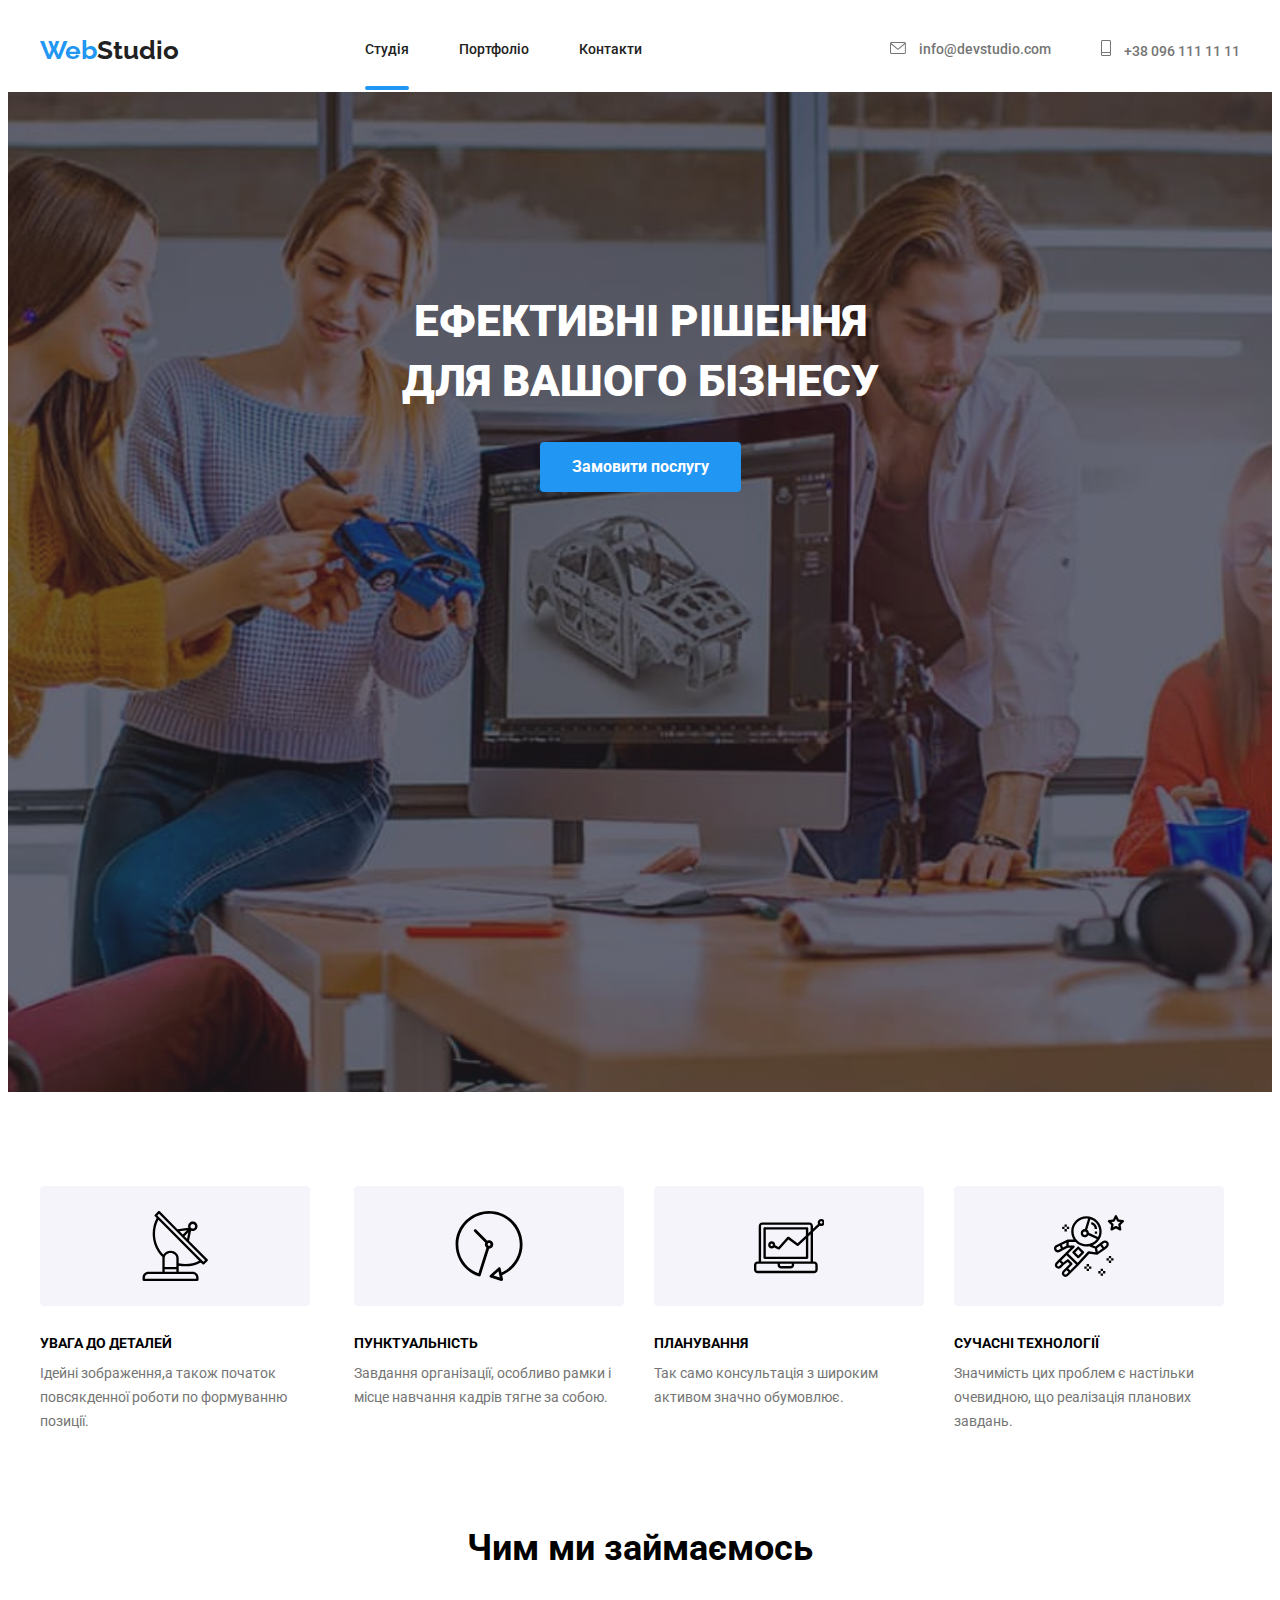
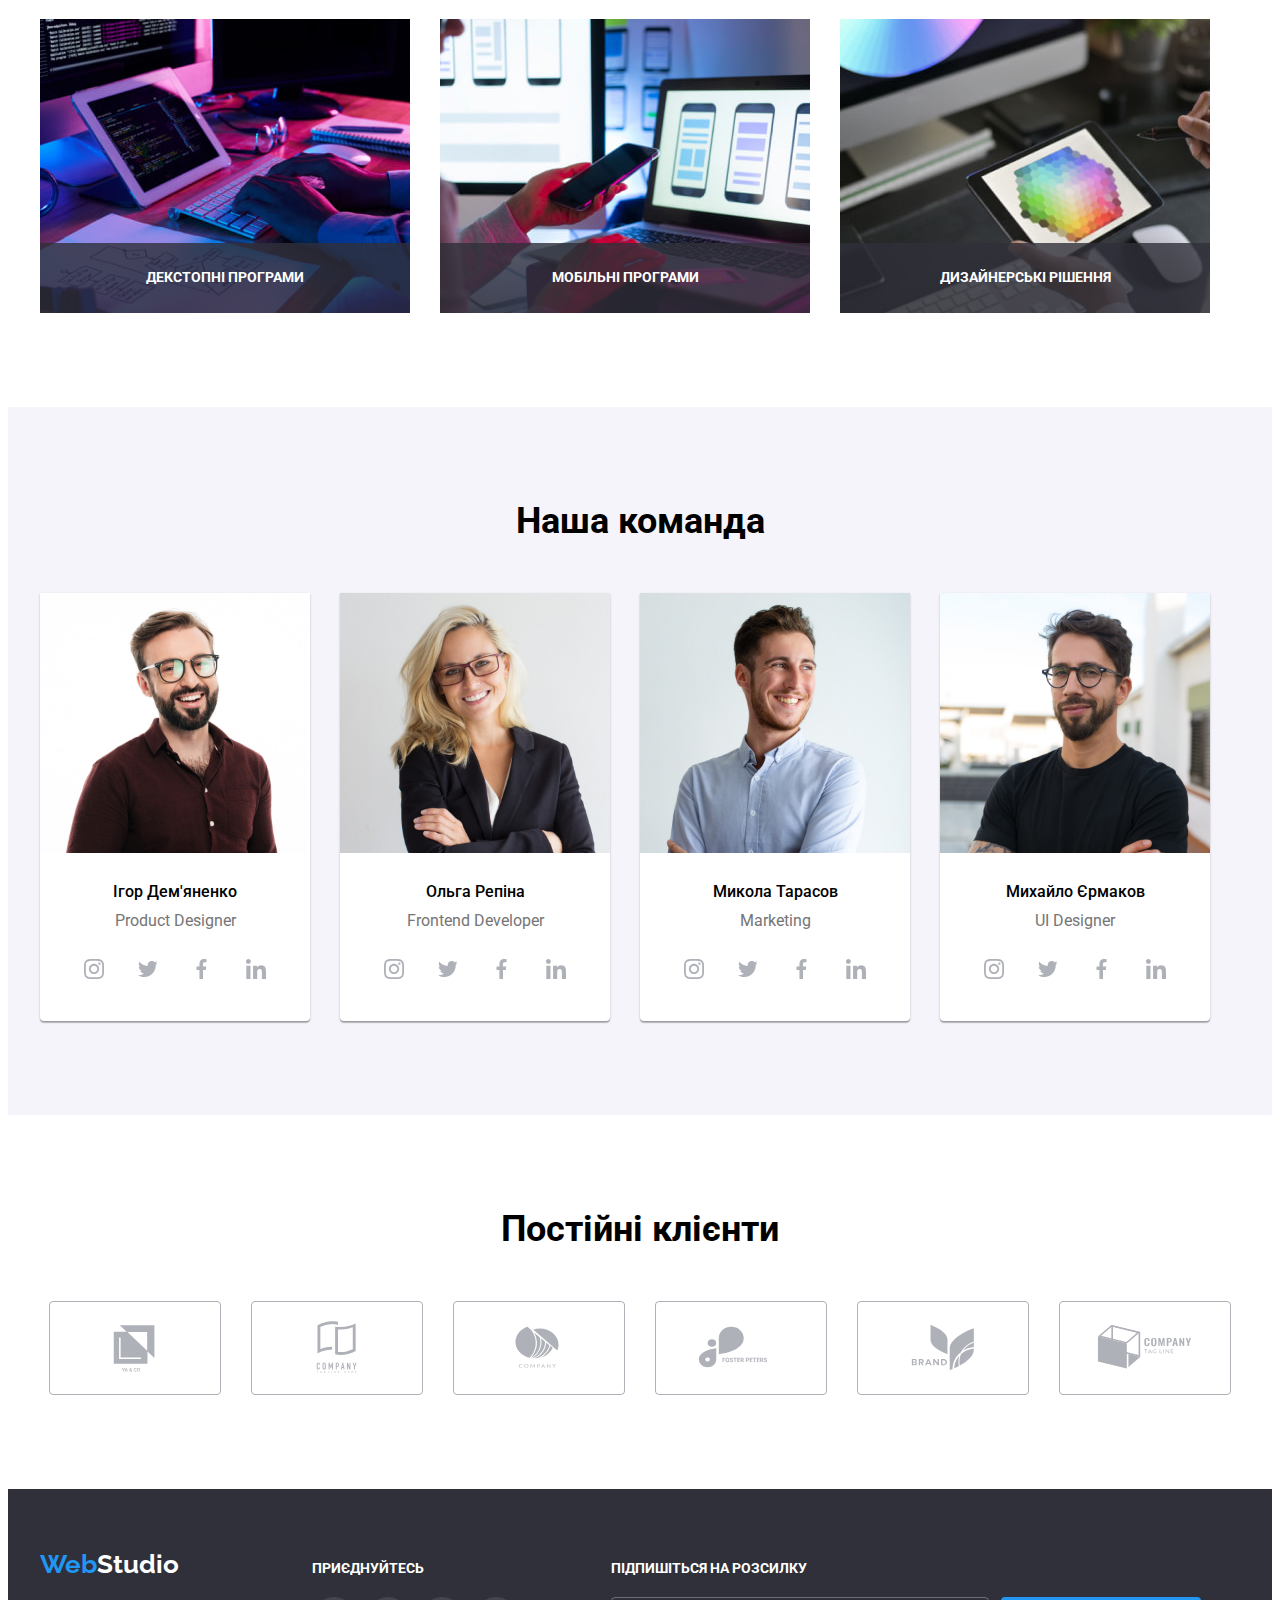
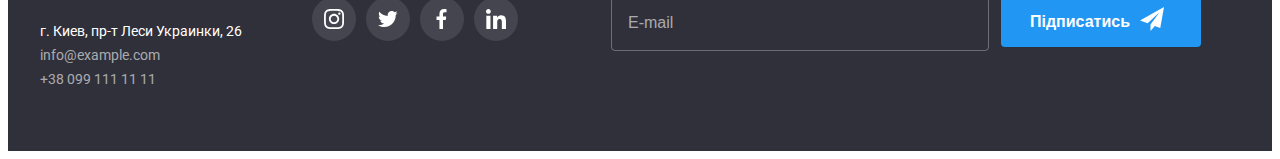
<file: index.html>
<!DOCTYPE html>
<html lang="uk">
  <head>
    <meta charset="UTF-8" />
    <meta http-equiv="X-UA-Compatible" content="IE=edge" />
    <meta name="viewport" content="width=device-width, initial-scale=1.0" />
    <title>Головна сторінка студії</title>
    <link rel="stylesheet" href="https://cdnjs.cloudflare.com/ajax/libs/modern-normalize/1.1.0/modern-normalize.min.css" integrity="sha512-wpPYUAdjBVSE4KJnH1VR1HeZfpl1ub8YT/NKx4PuQ5NmX2tKuGu6U/JRp5y+Y8XG2tV+wKQpNHVUX03MfMFn9Q==" crossorigin="anonymous" referrerpolicy="no-referrer" />
    <link rel="preconnect" href="https://fonts.googleapis.com">
    <link rel="preconnect" href="https://fonts.gstatic.com" crossorigin>
    <link href="https://fonts.googleapis.com/css2?family=Raleway:wght@700&family=Roboto:wght@400;500;700;900&display=swap" rel="stylesheet">
    <link rel="stylesheet" href="./css/main.min.css">
  </head>
  <body>
    <header class="header">
      <div class="container">
        <div class="header__nav">
          <a href="" class="header__logo" lang="en"> Web<span class="header__logo header__logo--color">Studio</span> </a> 
          <ul class="site-nav">
            <li class="site-nav__item"><a class="site-nav__link site-nav__link--current" href="">Студія</a></li>
            <li class="site-nav__item"><a class="site-nav__link" href="./portfolio.html">Портфоліо</a></li>
            <li class="site-nav__item"><a class="site-nav__link" href="">Контакти</a></li>
         </ul>
          <ul class="contacts">
            <li class="contacts__item">
              <a class="contacts__link" href="mailto:info@devstudio.com"> 
                <svg class="contacts__icon"  width="16" height="12">
                  <use href="images/symbol-defs.svg#icon-emailsvg"></use>
                </svg>
                info@devstudio.com
              </a>
            </li>
            <li class="contacts__item">
              <a class="contacts__link" href="tel:+380961111111" >
                <svg class="contacts__icon" width="10" height="16">
                  <use href="images/symbol-defs.svg#icon-phonesvg"></use>
                </svg>
                +38 096 111 11 11
              </a>
            </li>
          </ul>
        </div>
      </div>
    </header>

    <main>
      <section class="hero">
        <div class="container">
          <h1 class="hero__title">ЕФЕКТИВНІ РІШЕННЯ ДЛЯ ВАШОГО БІЗНЕСУ</h1>
          <button data-modal-open class="hero__button" type="button">Замовити  послугу</button> 
        </div>
      </section>

      <section class="benefits">
       <div class="container">
         <h2 hidden class="title">Переваги нашої компанії</h2>
          <ul class="cards-benefits">
            <li class="cards-benefits__item">
              <div class="cards-benefits__icon">
                <svg  width="70" height="70">
                  <use href="./images/symbol-defs.svg#icon-antenasvg" ></use>
                </svg>
              </div>
             <h3 class="cards-benefits__subtitle">Увага до деталей</h3>
             <p class="cards-benefits__text" >Ідейні зображення,а також початок повсякденної роботи по формуванню позиції.</p>
            </li>
            <li class="cards-benefits__item">
              <div class="cards-benefits__icon">
                <svg  width="70" height="70">
                  <use href="./images/symbol-defs.svg#icon-strilkasvg" ></use>
                </svg>
              </div>
            <h3 class="cards-benefits__subtitle">Пунктуальність</h3>
            <p class="cards-benefits__text" >Завдання організації, особливо рамки і місце навчання кадрів тягне за собою.</p>
           </li>
           <li class="cards-benefits__item">
            <div  class="cards-benefits__icon">
              <svg  width="70" height="70">
                <use href="./images/symbol-defs.svg#icon-ekransvg" ></use>
              </svg>
            </div>
            <h3 class="cards-benefits__subtitle">Планування</h3>
            <p class="cards-benefits__text" >Так само консультація з широким активом значно обумовлює.</p>
           </li>
           <li class="cards-benefits__item">
            <div  class="cards-benefits__icon">
              <svg  width="70" height="70">
                <use href="./images/symbol-defs.svg#icon-astronaut-1svg" ></use>
              </svg>
            </div>
            <h3 class="cards-benefits__subtitle">Сучасні технології</h3>
            <p class="cards-benefits__text" >Значимість цих проблем є настільки очевидною, що реалізація планових завдань.</p>
           </li>
          </ul>
       </div>
      </section>

      <section class="specialization">
        <div class="container">
          <h2 class="title">Чим ми займаємось</h2>
          <ul class="specialization__list">
            <li class="specialization__item">
             <div class="specialization__container">
               <img class="specialization__image"
               src="./images/img01.jpg"
               alt="Планшет, екран ПК і руки на клавіатурі"
               width="370" height="294"/>
                <div class="specialization__box">
                  <p class="specialization__text">ДЕКСТОПНІ ПРОГРАМИ</p>
                </div>
             </div>
            </li>
            <li class="specialization__item">
               <div class="specialization__container">
                 <img class="specialization__image" src="./images/img02.jpg" alt="Ноутбук і смартфон в руці" width="370" height="294"/>
                 <div class="specialization__box">
                   <p class="specialization__text">МОБІЛЬНІ ПРОГРАМИ</p>
                 </div>
               </div>
            </li>
            <li class="specialization__item">
               <div class="specialization__container">
                 <img class="specialization__image" src="./images/img03.jpg" alt="Планшет в руці" width="370" height="294"/>
                 <div class="specialization__box">
                   <p class="specialization__text">ДИЗАЙНЕРСЬКІ РІШЕННЯ</p>
                 </div>
               </div>
            </li>
          </ul>
        </div>
      </section>

      <section class="team">
        <div class="container">
          <h2 class="title">Наша команда</h2>
         <ul class="team__list">
           <li class="team__item">
             <div class="team__container">
               <img class="team__photo" src="./images/img.jpg" alt="Член нашої команди" width="270" height="260"/>
               <div class="team__box">
                 <h3  class="team__subtitle">Ігор Дем'яненко</h3>
                 <p class="team__text" lang="en" >Product Designer</p>
                  <ul class="socials-networks">
                    <li class="socials-networks__item">
                      <a class="socials-networks__link" href="">
                        <svg class="socials-networks__icon" width="20" height="20">
                          <use href="./images/symbol-defs.svg#icon-instagram-2svg"> </use>
                        </svg>
                      </a>
                    </li>
                    <li class="socials-networks__item">
                      <a class="socials-networks__link" href="">
                        <svg class="socials-networks__icon" width="20" height="20">
                          <use href="./images/symbol-defs.svg#icon-twittersvg"> </use>
                        </svg>
                      </a>
                    </li>
                    <li class="socials-networks__item">
                      <a class="socials-networks__link" href="">
                        <svg class="socials-networks__icon" width="20" height="20">
                          <use href="./images/symbol-defs.svg#icon-facebooksvg"> </use>
                        </svg>
                      </a>
                     </li>
                    <li class="socials-networks__item">
                      <a  class="socials-networks__link" href="">
                        <svg class="socials-networks__icon" width="20" height="20">
                          <use href="./images/symbol-defs.svg#icon-insvg"> </use>
                        </svg>
                      </a>
                    </li>
                  </ul>
               </div>
             </div>
           </li>
           <li class="team__item">
             <div class="team__container">
               <img class="team__photo" src="./images/img1.jpg" alt="Член нашої команди" width="270" height="260" />
               <div class="team__box">
                 <h3  class="team__subtitle">Ольга Репіна</h3>
                 <p class="team__text" lang="en" >Frontend Developer</p>
                  <ul class="socials-networks">
                    <li class="socials-networks__item">
                      <a class="socials-networks__link" href="">
                        <svg class="socials-networks__icon" width="20" height="20">
                          <use href="./images/symbol-defs.svg#icon-instagram-2svg"> </use>
                        </svg>
                      </a>
                    </li>
                    <li class="socials-networks__item">
                      <a class="socials-networks__link" href="">
                        <svg class="socials-networks__icon" width="20" height="20">
                          <use href="./images/symbol-defs.svg#icon-twittersvg"> </use>
                        </svg>
                      </a>
                    </li>
                    <li class="socials-networks__item">
                      <a class="socials-networks__link" href="">
                        <svg class="socials-networks__icon" width="20" height="20">
                          <use href="./images/symbol-defs.svg#icon-facebooksvg"> </use>
                        </svg>
                      </a>
                     </li>
                    <li class="socials-networks__item">
                      <a  class="socials-networks__link" href="">
                        <svg class="socials-networks__icon" width="20" height="20">
                          <use href="./images/symbol-defs.svg#icon-insvg"> </use>
                        </svg>
                      </a>
                    </li>
                  </ul>
               </div>
             </div>
           </li>
           <li class="team__item">
             <div class="team__container">
               <img class="team__photo" src="./images/img2.jpg" alt="Член нашої команди" width="270" height="260" />
               <div class="team__box">
                 <h3  class="team__subtitle">Микола Тарасов</h3>
                 <p class="team__text" lang="en" >Marketing</p>
                  <ul class="socials-networks">
                    <li class="socials-networks__item">
                      <a class="socials-networks__link" href="">
                        <svg class="socials-networks__icon" width="20" height="20">
                          <use href="./images/symbol-defs.svg#icon-instagram-2svg"> </use>
                        </svg>
                      </a>
                    </li>
                    <li class="socials-networks__item">
                      <a class="socials-networks__link" href="">
                        <svg class="socials-networks__icon" width="20" height="20">
                          <use href="./images/symbol-defs.svg#icon-twittersvg"> </use>
                        </svg>
                      </a>
                    </li>
                    <li class="socials-networks__item">
                      <a class="socials-networks__link" href="">
                        <svg class="socials-networks__icon" width="20" height="20">
                          <use href="./images/symbol-defs.svg#icon-facebooksvg"> </use>
                        </svg>
                      </a>
                     </li>
                    <li class="socials-networks__item">
                      <a  class="socials-networks__link" href="">
                        <svg class="socials-networks__icon" width="20" height="20">
                          <use href="./images/symbol-defs.svg#icon-insvg"> </use>
                        </svg>
                      </a>
                    </li>
                  </ul>
               </div>
             </div>
           </li>
           <li class="team__item"> 
             <div class="team__container">
               <img class="team__photo" src="./images/img3.jpg" alt="Член нашої команди" width="270" height="260" />
               <div class="team__box">
                 <h3  class="team__subtitle">Михайло Єрмаков</h3>
                 <p class="team__text" lang="en" >UI Designer</p>
                  <ul class="socials-networks">
                    <li class="socials-networks__item">
                      <a class="socials-networks__link" href="">
                        <svg class="socials-networks__icon" width="20" height="20">
                          <use href="./images/symbol-defs.svg#icon-instagram-2svg"> </use>
                        </svg>
                      </a>
                    </li>
                    <li class="socials-networks__item">
                      <a class="socials-networks__link" href="">
                        <svg class="socials-networks__icon" width="20" height="20">
                          <use href="./images/symbol-defs.svg#icon-twittersvg"> </use>
                        </svg>
                      </a>
                    </li>
                    <li class="socials-networks__item">
                      <a class="socials-networks__link" href="">
                        <svg class="socials-networks__icon" width="20" height="20">
                          <use href="./images/symbol-defs.svg#icon-facebooksvg"> </use>
                        </svg>
                      </a>
                     </li>
                    <li class="socials-networks__item">
                      <a  class="socials-networks__link" href="">
                        <svg class="socials-networks__icon" width="20" height="20">
                          <use href="./images/symbol-defs.svg#icon-insvg"> </use>
                        </svg>
                      </a>
                    </li>
                  </ul>
               </div>
             </div>
           </li>
         </ul>
        </div>
      </section>
      <section class="clients">
        <div class="container ">
          <h2 class="title">Постійні клієнти</h2>
         <ul class="clients__list">
            <li class="clients__list">
              <a  class="clients__link" href="">
                <svg class="clients__icon"  width="106" height="60">
                  <use href="./images/symbol-defs.svg#icon-Logoyacosvg"></use>
                </svg>
              </a>
            </li>
            <li class="clients__list">
              <a  class="clients__link" href="">
                <svg class="clients__icon"  width="106" height="60">
                  <use href="./images/symbol-defs.svg#icon-companysvg"></use>
                </svg>
              </a>
            </li>
            <li class="clients__list">
              <a class="clients__link" href="">
                <svg class="clients__icon"  width="106" height="60">
                  <use href="./images/symbol-defs.svg#icon-company2svg"></use>
                </svg>
              </a>
            </li>
            <li class="clients__list">
              <a class="clients__link" href="">
                <svg class="clients__icon"  width="106" height="60">
                  <use href="./images/symbol-defs.svg#icon-fostersvg"></use>
                </svg>
              </a>
            </li>
            <li class="clients__list">
             <a  class="clients__link" href="">
              <svg class="clients__icon"  width="106" height="60">
                <use href="./images/symbol-defs.svg#icon-brendsvg"></use>
              </svg>
             </a>
            </li>
            <li class="clients__list">
              <a  class="clients__link" href="">
                <svg class="clients__icon"  width="106" height="60">
                  <use href="./images/symbol-defs.svg#icon-companytaglinesvg"></use>
                </svg>
              </a>
            </li>
         </ul>
        </div>
      </section>
    </main>

    <footer class="footer">
      <div class="footer__container">
        <div class="footer__contacts">
          <a href=""  class="footer__logo" lang="en"> Web<span class="footer__logo footer__logo--color">Studio</span> </a> 
          <ul class="footer__list">
            <li><a class="footer__link  footer__link--color"  href="https://www.google.com.ua/maps/@50.4851493,30.4721233,14z?hl=ru">г. Киев, пр-т Леси Украинки, 26</a> </li>
            <li><a class="footer__link  footer__link--padding" href="mailto:info@example.com">info@example.com</a></li>
            <li><a class="footer__link" href="tel:+380991111111">+38 099 111 11 11</a></li>
          </ul>
        </div>
        <div class="footer-accession">
          <h3 class="title-footer">ПРИЄДНУЙТЕСЬ</h3>
          <ul class="footer-accession__list">
           <li  class="footer-accession__item">
             <a class="footer-accession__link" href="">
               <svg class="footer-accession__icon"  width="20" height="20">
                 <use href="./images/symbol-defs.svg#icon-instagram-2svg"></use>
               </svg>
             </a>
            </li>
            <li class="footer-accession__item">
             <a class="footer-accession__link" href="">
               <svg class="footer-accession__icon"  width="20" height="20">
                 <use href="./images/symbol-defs.svg#icon-twittersvg"></use>
               </svg>
             </a>
            </li>
            <li class="footer-accession__item">
             <a class="footer-accession__link" href="">
               <svg class="footer-accession__icon"  width="20" height="20">
                 <use href="./images/symbol-defs.svg#icon-facebooksvg"></use>
               </svg>
             </a>
            </li>
            <li class="footer-accession__item">
             <a class="footer-accession__link" href="">
               <svg class="footer-accession__icon"  width="20" height="20">
                 <use href="./images/symbol-defs.svg#icon-insvg"></use>
               </svg>
             </a>
           </li>
         </ul>
        </div>
        <div class="subscription">
          <h3 class="title-footer">ПІДПИШІТЬСЯ НА РОЗСИЛКУ</h3>
          <form class="subscription__form" autocomplete="off">
            <label for="gmail"></label>
            <input class="subscription__input" type="email" name="mail" id="gmail" placeholder="E-mail"/>
            <button class="subscription__button" type="submit"><span>Підписатись</span>
              <span class="">
                <svg class="subscription__icon" width="24" height="24">
                  <use href="./images/symbol-defs.svg#icon-icon-send-1"></use>
                </svg>
              </span>
            </button>
          </form>
        </div>
      </div>
    </footer>
    
    <div data-modal class="backdrop is-hidden">
      <div class="backdrop-modal">
        <button data-modal-close class="backdrop-modal__button">
          <svg class="backdrop-modal__icon" width="11" height="11">
            <use href="./images/symbol-defs.svg#icon-Vector-1"></use>
          </svg>
        </button>
        
        <form class="form" autocomplete="off">
          <p class="form__text">Залишіть свої дані, ми вам передзвонимо</p>
          <div class="form__field">
            <label class="form__label" for="name">Ім'я</label>
           <input  type="text" class="form__input" name="name" id="name"/>
           <svg class="form__icon" width="18" height="18">
            <use href="./images/symbol-defs.svg#icon-person-black-18dp1"></use>
          </svg>
          </div>

          <div class="form__field">
            <label class="form__label" for="tel">Телефон</label>
            <input  type="tel" class="form__input" name="tel" id="tel"/>
            <svg class="form__icon" width="18" height="18">
              <use href="./images/symbol-defs.svg#icon-phone-black-18dp1"></use>
            </svg>
          </div>

          <div class="form__field">
            <label class="form__label" for="mail">Пошта</label>
            <input  type="email" class="form__input" name="mail" id="mail"/>
            <svg class="form__icon" width="18" height="18">
              <use href="./images/symbol-defs.svg#icon-email-black-18dp1"></use>
            </svg>
          </div>

          <div class="form__field">
            <label class="form__label" for="coment">Коментар</label>
            <textarea class="form__textarea" name="coment" id="coment" cols="30" rows="10" placeholder="Введіть текст"></textarea>
          </div>
          <div class="checkbox">
            <input class="checkbox__input" type="checkbox" name="checkbox" id="checkbox" />
            <label class="checkbox__label" for="checkbox">
              <svg class="checkbox__icon" width="16px" height="15px">
                <use href="./images/symbol-defs.svg#icon-icon-checkbox-1-1"></use>
              </svg>
              <span class="checkbox__text">Погоджуюся з розсилкою та приймаю<a class="checkbox__link" href="">
                Умови договору</a>
              </span>
            </label>
          </div>
          <button class="form__button" type="submit">Надіслати</button>
        </form>
      </div>
    </div>
    <script src="./js/modal.js"></script>
  </body>
</html>
</file>
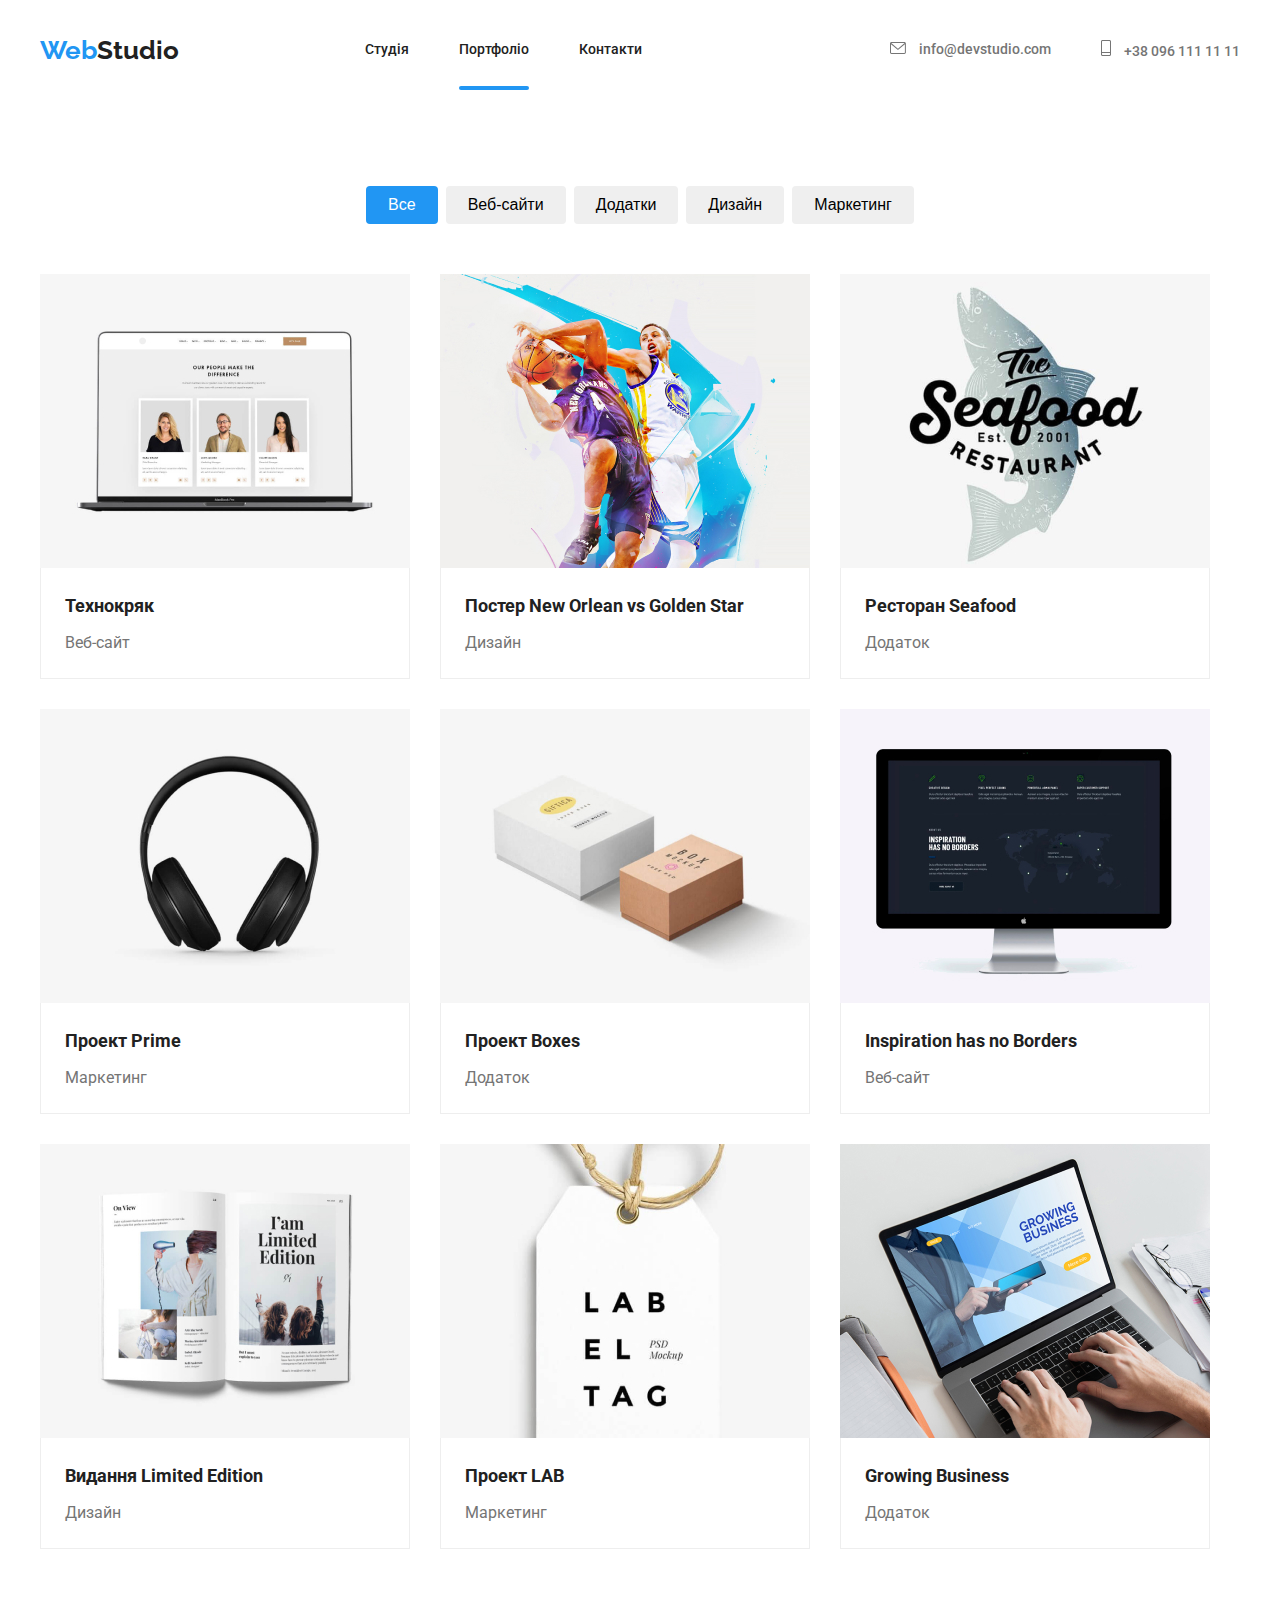
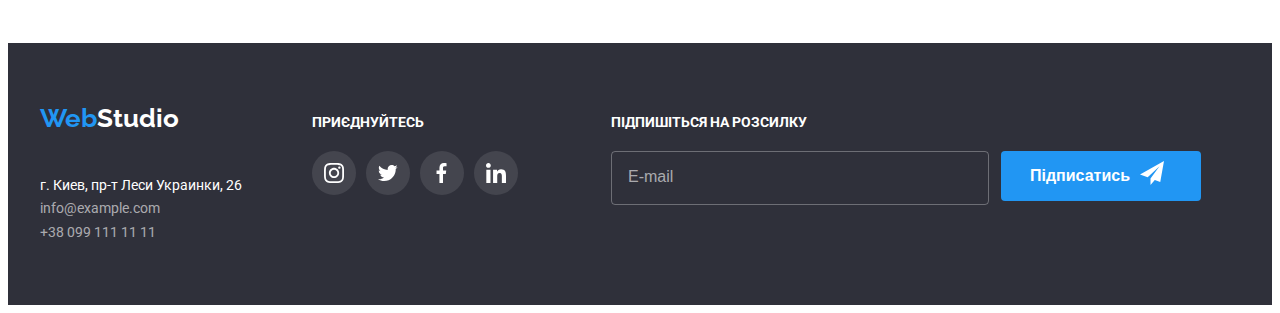
<file: portfolio.html>
<!DOCTYPE html>
<html lang="uk">
  <head>
    <meta charset="UTF-8" />
    <meta http-equiv="X-UA-Compatible" content="IE=edge" />
    <meta name="viewport" content="width=device-width, initial-scale=1.0" />
    <title>Портфоліо</title>
    <link rel="stylesheet" href="https://cdnjs.cloudflare.com/ajax/libs/modern-normalize/1.1.0/modern-normalize.min.css" integrity="sha512-wpPYUAdjBVSE4KJnH1VR1HeZfpl1ub8YT/NKx4PuQ5NmX2tKuGu6U/JRp5y+Y8XG2tV+wKQpNHVUX03MfMFn9Q==" crossorigin="anonymous" referrerpolicy="no-referrer" />
    <link rel="preconnect" href="https://fonts.googleapis.com">
    <link rel="preconnect" href="https://fonts.gstatic.com" crossorigin>
    <link href="https://fonts.googleapis.com/css2?family=Raleway:wght@700&family=Roboto:wght@400;500;700;900&display=swap" rel="stylesheet">
    <link rel="stylesheet" href="./css/main.min.css">
  </head>
  <body>
    <header class="header header--border">
      <div class="container">
        <div class="header__nav">
          <a href="" class="header__logo" lang="en"> Web<span class="header__logo header__logo--color">Studio</span> </a> 
          <ul class="site-nav">
            <li class="site-nav__item"><a class="site-nav__link" href="./index.html">Студія</a></li>
            <li class="site-nav__item"><a class="site-nav__link site-nav__link--current" href="">Портфоліо</a></li>
            <li class="site-nav__item"><a class="site-nav__link" href="">Контакти</a></li>
         </ul>
          <ul class="contacts">
            <li class="contacts__item">
              <a class="contacts__link" href="mailto:info@devstudio.com"> 
                <svg class="contacts__icon"  width="16" height="12">
                  <use href="images/symbol-defs.svg#icon-emailsvg"></use>
                </svg>
                info@devstudio.com
              </a>
            </li>
            <li class="contacts__item">
              <a class="contacts__link" href="tel:+380961111111" >
                <svg class="contacts__icon" width="10" height="16">
                  <use href="images/symbol-defs.svg#icon-phonesvg"></use>
                </svg>
                +38 096 111 11 11
              </a>
            </li>
          </ul>
        </div>
      </div>
    </header>
    <main>
      <section class="portfolio">
        <div class="container">
          <h1 hidden class="portfolio__title">Портфоліо</h1>
         <nav class="portfolio-nav">
           <ul class="portfolio-nav__list">
             <li class="portfolio-nav__item"><button class="portfolio-nav__button  portfolio-nav__button--current" type="button">Все</button></li>
             <li class="portfolio-nav__item"><button class="portfolio-nav__button" type="button">Веб-сайти</button></li>
             <li class="portfolio-nav__item"><button class="portfolio-nav__button" type="button">Додатки</button></li>
             <li class="portfolio-nav__item"><button class="portfolio-nav__button" type="button">Дизайн</button></li>
             <li class="portfolio-nav__item"><button class="portfolio-nav__button" type="button">Маркетинг</button></li>
           </ul>
         </nav>
        
         <ul class="portfolio-cards">
           <li class="portfolio-cards__item">
             <div class="portfolio-cards__container">
               <a class="portfolio-cards__link" href="">
                 <div class="portfolio-cards__box">
                   <img class="portfolio-cards__image" 
                   src="./images/images.portfolio/img.jpg"
                   alt="Ноутбук з фотографіями на екрані"
                   width="370" height="294"
                   />
                   <div class="portfolio-cards__overlay">
                     <p class="portfolio-cards__content">Ресурс пропонує комплексні пропозиції з різним рівнем функціоналу та сервісів. Все це дозволить відвідувачу отримати вичерпні відомості про компанію чи приватну особу.</p>
                   </div>
                 </div>
                
                 <div  class="portfolio-cards__block">
                    <h2  class="portfolio-cards__title">Технокряк</h2>
                   <p class="portfolio-cards__text">Веб-сайт</p>
                 </div>
               </a>
             </div>
           </li>

           <li class="portfolio-cards__item">
            <div class="portfolio-cards__container">
              <a class="portfolio-cards__link" href="">
                <div class="portfolio-cards__box">
                  <img class="portfolio-cards__image"
                  src="./images/images.portfolio/img1.jpg"
                  alt="Два баскетболіста з м'ячем"
                  width="370" height="294"
                 />
                 <div class="portfolio-cards__overlay">
                   <p class="portfolio-cards__content">Ресурс пропонує комплексні пропозиції з різним рівнем функціоналу та сервісів. Все це дозволить відвідувачу отримати вичерпні відомості про компанію чи приватну особу.</p>
                 </div>
                </div>
                <div class="portfolio-cards__block">
                  <h2 class="portfolio-cards__title" >Постер New Orlean vs Golden Star</h2>
                 <p class="portfolio-cards__text" >Дизайн</p>
                </div>
              </a>
            </div>
           </li>
           <li class="portfolio-cards__item">
            <div class="portfolio-cards__container">
              <a class="portfolio-cards__link" href="">
                <div class="portfolio-cards__box">
                  <img class="portfolio-cards__image"
                  src="./images/images.portfolio/img2.jpg"
                  alt="Логотип ресторану, намальована риба"
                  width="370" height="294"
                 />
                 <div class="portfolio-cards__overlay">
                   <p class="portfolio-cards__content">Ресурс пропонує комплексні пропозиції з різним рівнем функціоналу та сервісів. Все це дозволить відвідувачу отримати вичерпні відомості про компанію чи приватну особу.</p>
                 </div>
                </div>
                <div class="portfolio-cards__block">
                  <h2 class="portfolio-cards__title" >Ресторан Seafood</h2>
                 <p class="portfolio-cards__text" >Додаток</p>
                </div>
              </a>
            </div>
           </li>
           <li class="portfolio-cards__item">
             <div class="portfolio-cards__container">
               <a class="portfolio-cards__link" href="">
                 <div class="portfolio-cards__box">
                   <img class="portfolio-cards__image" src="./images/images.portfolio/img3.jpg" alt="Навушники" width="370" height="294" />
                   <div class="portfolio-cards__overlay">
                     <p class="portfolio-cards__content">Ресурс пропонує комплексні пропозиції з різним рівнем функціоналу та сервісів. Все це дозволить відвідувачу отримати вичерпні відомості про компанію чи приватну особу.</p>
                   </div>
                 </div>
                 <div class="portfolio-cards__block">
                   <h2 class="portfolio-cards__title" >Проект Prime</h2>
                   <p class="portfolio-cards__text" >Маркетинг</p>
                 </div>
               </a>
             </div>
           </li>
           <li class="portfolio-cards__item">
            <div class="portfolio-cards__container">
              <a class="portfolio-cards__link" href="">
                <div class="portfolio-cards__box">
                  <img class="portfolio-cards__image"
                  src="./images/images.portfolio/img4.jpg"
                  alt="Дві коробочки, одна біла а одна бежева"
                  width="370" height="294"
                 />
                 <div class="portfolio-cards__overlay">
                   <p class="portfolio-cards__content">Ресурс пропонує комплексні пропозиції з різним рівнем функціоналу та сервісів. Все це дозволить відвідувачу отримати вичерпні відомості про компанію чи приватну особу.</p>
                 </div>
                </div>
                <div class="portfolio-cards__block">
                  <h2 class="portfolio-cards__title" >Проект Boxes</h2>
                 <p class="portfolio-cards__text" >Додаток</p>
                </div>
              </a>
            </div>
           </li>
           <li class="portfolio-cards__item">
            <div class="portfolio-cards__container">
              <a  class="portfolio-cards__link" href="">
                <div class="portfolio-cards__box">
                  <img class="portfolio-cards__image"
                  src="./images/images.portfolio/img5.jpg"
                  alt="Монітор від комп'ютера"
                  width="370" height="294"
                 />
                 <div class="portfolio-cards__overlay">
                   <p class="portfolio-cards__content">Ресурс пропонує комплексні пропозиції з різним рівнем функціоналу та сервісів. Все це дозволить відвідувачу отримати вичерпні відомості про компанію чи приватну особу.</p>
                 </div>
                </div>
                <div class="portfolio-cards__block">
                  <h2 class="portfolio-cards__title" >Inspiration has no Borders</h2>
                 <p class="portfolio-cards__text" >Веб-сайт</p>
                </div>
              </a>
            </div>
           </li>
           <li class="portfolio-cards__item">
            <div class="portfolio-cards__container">
              <a class="portfolio-cards__link" href="">
                <div class="portfolio-cards__box">
                  <img class="portfolio-cards__image" src="./images/images.portfolio/img6.jpg" alt="Книга" width="370" height="294" />
                 <div class="portfolio-cards__overlay">
                   <p class="portfolio-cards__content">Ресурс пропонує комплексні пропозиції з різним рівнем функціоналу та сервісів. Все це дозволить відвідувачу отримати вичерпні відомості про компанію чи приватну особу.</p>
                 </div>
                </div>
                <div class="portfolio-cards__block">
                  <h2 class="portfolio-cards__title" >Видання Limited Edition</h2>
                 <p class="portfolio-cards__text" >Дизайн</p>
                </div>
              </a>
            </div>
           </li>
           <li class="portfolio-cards__item">
            <div class="portfolio-cards__container">
              <a class="portfolio-cards__link" href="">
                <div class="portfolio-cards__box">
                  <img class="portfolio-cards__image" src="./images/images.portfolio/img7.jpg" alt="Бірка" width="370" height="294" />
                 <div class="portfolio-cards__overlay">
                   <p class="portfolio-cards__content">Ресурс пропонує комплексні пропозиції з різним рівнем функціоналу та сервісів. Все це дозволить відвідувачу отримати вичерпні відомості про компанію чи приватну особу.</p>
                 </div>
                </div>
                <div class="portfolio-cards__block">
                  <h2 class="portfolio-cards__title" >Проект LAB</h2>
                 <p class="portfolio-cards__text" >Маркетинг</p>
                </div>
              </a>
            </div>
           </li>
           <li class="portfolio-cards__item">
            <div class="portfolio-cards__container">
              <a class="portfolio-cards__link" href="">
                <div class="portfolio-cards__box">
                  <img class="portfolio-cards__image"
                  src="./images/images.portfolio/img8.jpg"
                  alt="Руки на клавіатурі ноутбуку"
                  width="370" height="294"
                 />
                 <div class="portfolio-cards__overlay">
                   <p class="portfolio-cards__content">Ресурс пропонує комплексні пропозиції з різним рівнем функціоналу та сервісів. Все це дозволить відвідувачу отримати вичерпні відомості про компанію чи приватну особу.</p>
                 </div>
                </div>
                <div class="portfolio-cards__block">
                  <h2 class="portfolio-cards__title" >Growing Business</h2>
                  <p class="portfolio-cards__text" >Додаток</p>
                </div>
              </a>
            </div>
           </li>
         </ul>
        </div>
      </section>
    </main>

    <footer class="footer">
      <div class="footer__container">
        <div class="footer__contacts">
          <a href=""  class="footer__logo" lang="en"> Web<span class="footer__logo footer__logo--color">Studio</span> </a> 
          <ul class="footer__list">
            <li><a class="footer__link  footer__link--color"  href="https://www.google.com.ua/maps/@50.4851493,30.4721233,14z?hl=ru">г. Киев, пр-т Леси Украинки, 26</a> </li>
            <li><a class="footer__link  footer__link--padding" href="mailto:info@example.com">info@example.com</a></li>
            <li><a class="footer__link" href="tel:+380991111111">+38 099 111 11 11</a></li>
          </ul>
        </div>
        <div class="footer-accession">
          <h3 class="title-footer">ПРИЄДНУЙТЕСЬ</h3>
          <ul class="footer-accession__list">
           <li  class="footer-accession__item">
             <a class="footer-accession__link" href="">
               <svg class="footer-accession__icon"  width="20" height="20">
                 <use href="./images/symbol-defs.svg#icon-instagram-2svg"></use>
               </svg>
             </a>
            </li>
            <li class="footer-accession__item">
             <a class="footer-accession__link" href="">
               <svg class="footer-accession__icon"  width="20" height="20">
                 <use href="./images/symbol-defs.svg#icon-twittersvg"></use>
               </svg>
             </a>
            </li>
            <li class="footer-accession__item">
             <a class="footer-accession__link" href="">
               <svg class="footer-accession__icon"  width="20" height="20">
                 <use href="./images/symbol-defs.svg#icon-facebooksvg"></use>
               </svg>
             </a>
            </li>
            <li class="footer-accession__item">
             <a class="footer-accession__link" href="">
               <svg class="footer-accession__icon"  width="20" height="20">
                 <use href="./images/symbol-defs.svg#icon-insvg"></use>
               </svg>
             </a>
           </li>
         </ul>
        </div>
        <div class="subscription">
          <h3 class="title-footer">ПІДПИШІТЬСЯ НА РОЗСИЛКУ</h3>
          <form class="subscription__form" autocomplete="off">
            <label for="gmail"></label>
            <input class="subscription__input" type="email" name="mail" id="gmail" placeholder="E-mail"/>
            <button class="subscription__button" type="submit"><span>Підписатись</span>
              <span class="">
                <svg class="subscription__icon" width="24" height="24">
                  <use href="./images/symbol-defs.svg#icon-icon-send-1"></use>
                </svg>
              </span>
            </button>
          </form>
        </div>
      </div>
    </footer>
  </body>
</html>
</file>
<file: css/main.min.css>
body{background-color:white;color:var(--maim-text-color);font-family:roboto, sans-serif;font-size:14px}h1,h2,h3,h4,h5,h6,p{margin-top:0px;margin-bottom:0px}img{display:block;max-width:100%}.container{width:1200px;padding-left:15px;padding-right:15px;margin-left:auto;margin-right:auto}ul{list-style:none}.title{font-size:36px;line-height:1.16;font-weight:700;margin-bottom:50px;text-align:center}.title-footer{font-family:roboto, sans-serif;color:#fff;font-size:14px;font-style:normal;line-height:1.14;font-weight:700;margin-bottom:20px}.header__nav{display:-webkit-box;display:-ms-flexbox;display:flex;-webkit-box-align:center;-ms-flex-align:center;align-items:center}.header__logo{font-family:Raleway, sans-serif;font-size:26px;text-decoration:none;color:#2196f3;line-height:1.19;font-weight:700;margin-right:93px;padding-top:25px;padding-bottom:25px}.header__logo--color{color:#212121;line-height:1.19;font-weight:700}.site-nav{display:-webkit-box;display:-ms-flexbox;display:flex;color:#212121;margin-top:0;margin-bottom:0;padding-left:0}.site-nav__item:not(:last-child){margin-right:50px}.site-nav__link{position:relative;display:block;padding-top:32px;padding-bottom:32px;text-decoration:none;color:#212121;line-height:1.14;font-weight:500;font-size:14px;-webkit-transition:color 250ms cubic-bezier(0.4, 0, 0.2, 1);transition:color 250ms cubic-bezier(0.4, 0, 0.2, 1)}.site-nav__link:hover,.site-nav__link:focus{color:#2196f3}.site-nav__link--current{text-decoration:none}.site-nav__link--current::after{display:block;position:absolute;bottom:0;left:0;content:'';width:100%;height:4px;background-color:#2196f3;border-radius:2px}.contacts{display:-webkit-box;display:-ms-flexbox;display:flex;-webkit-box-align:center;-ms-flex-align:center;align-items:center;-ms-flex-line-pack:center;align-content:center;font-weight:500;margin-left:auto;margin-top:0px;margin-bottom:0px;padding-left:0px}.contacts__item:last-child{margin-left:48px}.contacts__item+.contacts__item{margin-left:50px}.contacts__link{display:block;padding-top:32px;padding-bottom:32px;color:#757575;text-decoration:none;line-height:1.14;font-weight:500;font-size:14px;-webkit-transition:color 250ms cubic-bezier(0.4, 0, 0.2, 1);transition:color 250ms cubic-bezier(0.4, 0, 0.2, 1)}.contacts__link:hover,.contacts__link:focus{color:#2196f3}.contacts__icon{fill:currentColor;margin-right:10px}.hero{max-width:1600px;height:600px;margin-left:auto;margin-right:auto;background-color:#2f303a;color:#fff;text-align:center;padding-top:200px;padding-bottom:200px;background-image:-webkit-gradient(linear, left top, left bottom, from(rgba(47,48,58,0.4)), to(rgba(47,48,58,0.4))),url(../images/Img.hero.jpg);background-image:linear-gradient(rgba(47,48,58,0.4), rgba(47,48,58,0.4)),url(../images/Img.hero.jpg);background-size:cover;background-repeat:no-repeat;background-position:center}.hero__title{max-width:500px;font-size:44px;font-weight:900;line-height:1.36;margin-bottom:30px;margin-left:auto;margin-right:auto}.hero__button{line-height:1.87;cursor:pointer;font-size:16px;font-weight:700;color:#fff;background-color:#2196f3;font-family:inherit;border-radius:4px;border:none;padding:10px 32px;-webkit-transition:color 250ms cubic-bezier(0.4, 0, 0.2, 1),background-color 250ms cubic-bezier(0.4, 0, 0.2, 1);transition:color 250ms cubic-bezier(0.4, 0, 0.2, 1),background-color 250ms cubic-bezier(0.4, 0, 0.2, 1)}.hero__button:hover,.hero__button:focus{background-color:#188ce8;color:#fff;font-weight:700}.hero .carent{color:#2196f3}.benefits{padding-top:94px;padding-bottom:94px}.cards-benefits{display:-webkit-box;display:-ms-flexbox;display:flex;margin-top:0px;margin-bottom:0px;padding-left:0px}.cards-benefits__item:not(:last-child){margin-right:30px}.cards-benefits__icon{display:-webkit-box;display:-ms-flexbox;display:flex;-webkit-box-pack:center;-ms-flex-pack:center;justify-content:center;-webkit-box-align:center;-ms-flex-align:center;align-items:center;background-color:#f5f4fa;border-radius:4px;width:270px;height:120px;margin-bottom:30px}.cards-benefits__subtitle{line-height:1.14;font-weight:700;text-transform:uppercase;font-size:14px;padding-bottom:10px}.cards-benefits__text{color:#757575;line-height:1.71;font-weight:400}.specialization{padding-bottom:94px}.specialization__list{display:-webkit-box;display:-ms-flexbox;display:flex;margin-top:0px;margin-bottom:0px;padding-left:0px}.specialization__item:not(:last-child){padding-right:30px}.specialization__container{position:relative}.specialization__image{height:auto}.specialization__box{position:absolute;bottom:0;display:-webkit-box;display:-ms-flexbox;display:flex;-webkit-box-align:center;-ms-flex-align:center;align-items:center;-webkit-box-pack:center;-ms-flex-pack:center;justify-content:center;width:370px;height:70px;background-color:rgba(47,48,58,0.8)}.specialization__text{font-size:14px;font-weight:700;line-height:1.14;color:#fff}.team{background-color:#f5f4fa;padding-bottom:94px;padding-top:94px}.team__list{display:-webkit-box;display:-ms-flexbox;display:flex;margin-top:0px;margin-bottom:0px;padding-left:0px}.team__item:not(:last-child){margin-right:30px}.team__container{background-color:#fff;border-radius:0px 0px 4px 4px;-webkit-box-shadow:0px 1px 3px rgba(0,0,0,0.12),0px 1px 1px rgba(0,0,0,0.14),0px 2px 1px rgba(0,0,0,0.2);box-shadow:0px 1px 3px rgba(0,0,0,0.12),0px 1px 1px rgba(0,0,0,0.14),0px 2px 1px rgba(0,0,0,0.2)}.team__photo{display:block;max-width:100%;height:auto}.team__box{padding-top:30px;padding-bottom:30px}.team__subtitle{font-size:16px;line-height:1.18;font-weight:500;text-align:center;margin-bottom:10px}.team__text{font-size:16px;color:#757575;line-height:1.18;font-weight:400;margin-bottom:16px;text-align:center}.socials-networks{display:-webkit-box;display:-ms-flexbox;display:flex;-webkit-box-pack:center;-ms-flex-pack:center;justify-content:center;-webkit-box-align:center;-ms-flex-align:center;align-items:center;padding-left:0px}.socials-networks__item:not(:last-child){margin-right:10px}.socials-networks__link{display:-webkit-box;display:-ms-flexbox;display:flex;-webkit-box-align:center;-ms-flex-align:center;align-items:center;-webkit-box-pack:center;-ms-flex-pack:center;justify-content:center;width:44px;height:44px;background-color:#fff;border-radius:50%;-webkit-transition:background-color 250ms cubic-bezier(0.4, 0, 0.2, 1),color 250ms cubic-bezier(0.4, 0, 0.2, 1);transition:background-color 250ms cubic-bezier(0.4, 0, 0.2, 1),color 250ms cubic-bezier(0.4, 0, 0.2, 1)}.socials-networks__link:hover,.socials-networks__link:focus{background-color:#2196f3}.socials-networks__link:hover .socials-networks__icon,.socials-networks__link:focus .socials-networks__icon{fill:#ffffff}.socials-networks__icon{fill:#AFB1B8}.clients{display:-webkit-box;display:-ms-flexbox;display:flex;padding-bottom:94px;padding-top:94px}.clients__list{display:-webkit-box;display:-ms-flexbox;display:flex;-webkit-box-pack:center;-ms-flex-pack:center;justify-content:center;margin-top:0px;margin-bottom:0px;padding-left:0px}.clients__list:not(:last-child){margin-right:30px}.clients__link{width:170px;height:92px;border:1px solid #afb1b8;border-radius:4px;display:-webkit-box;display:-ms-flexbox;display:flex;-webkit-box-pack:center;-ms-flex-pack:center;justify-content:center;-webkit-box-align:center;-ms-flex-align:center;align-items:center;-webkit-transition:border-color 250ms cubic-bezier(0.4, 0, 0.2, 1),color 250ms cubic-bezier(0.4, 0, 0.2, 1);transition:border-color 250ms cubic-bezier(0.4, 0, 0.2, 1),color 250ms cubic-bezier(0.4, 0, 0.2, 1)}.clients__link:hover,.clients__link:focus{color:#2196f3;border-color:#2196f3}.clients__icon:hover,.clients__icon:focus{fill:currentColor}.clients__icon{fill:#afb1b8}.footer{background-color:#2f303a;padding-top:60px;padding-bottom:60px}.footer__container{display:-webkit-box;display:-ms-flexbox;display:flex;-webkit-box-align:baseline;-ms-flex-align:baseline;align-items:baseline;width:1200px;padding-left:15px;padding-right:15px;margin-left:auto;margin-right:auto}.footer__contacts{margin-right:70px}.footer__logo{display:inline-block;font-family:Raleway, sans-serif;font-size:26px;text-decoration:none;color:#2196f3;line-height:1.19;font-weight:700;padding-bottom:20px}.footer__logo--color{color:#fff}.footer__list{margin-top:0px;margin-bottom:0px;padding-left:0px}.footer__link{color:rgba(255,255,255,0.6);text-decoration:none;line-height:1.71;font-weight:400;font-size:14px;font-style:normal;-webkit-transition:color 250ms cubic-bezier(0.4, 0, 0.2, 1);transition:color 250ms cubic-bezier(0.4, 0, 0.2, 1)}.footer__link--color{color:#fff;padding-bottom:9px}.footer__link--padding{padding-bottom:9px}.footer__link:hover,.footer__link:focus{color:#2196f3}.footer-accession__list{display:-webkit-box;display:-ms-flexbox;display:flex;margin:0px;padding-left:0px}.footer-accession__item:not(:last-child){margin-right:10px}.footer-accession__link{display:-webkit-box;display:-ms-flexbox;display:flex;-webkit-box-align:center;-ms-flex-align:center;align-items:center;-webkit-box-pack:center;-ms-flex-pack:center;justify-content:center;width:44px;height:44px;background-color:rgba(255,255,255,0.1);border-radius:50%;-webkit-transition:background-color 250ms cubic-bezier(0.4, 0, 0.2, 1),color 250ms cubic-bezier(0.4, 0, 0.2, 1);transition:background-color 250ms cubic-bezier(0.4, 0, 0.2, 1),color 250ms cubic-bezier(0.4, 0, 0.2, 1)}.footer-accession__link:hover,.footer-accession__link:focus{background-color:#2196f3}.footer-accession__icon{fill:#FFFFFF}.subscription{margin-left:93px}.subscription__form{display:-webkit-box;display:-ms-flexbox;display:flex}.subscription__input{width:358px;height:50px;color:#fff;border:1px solid rgba(255,255,255,0.3);border-radius:4px;background-color:var(--footer-bg-color);padding-left:16px}.subscription__input::-webkit-input-placeholder{color:rgba(255,255,255,0.6);font-size:16px;font-weight:400;line-height:1.25}.subscription__input:-ms-input-placeholder{color:rgba(255,255,255,0.6);font-size:16px;font-weight:400;line-height:1.25}.subscription__input::-ms-input-placeholder{color:rgba(255,255,255,0.6);font-size:16px;font-weight:400;line-height:1.25}.subscription__input::placeholder{color:rgba(255,255,255,0.6);font-size:16px;font-weight:400;line-height:1.25}.subscription__button{display:-webkit-box;display:-ms-flexbox;display:flex;width:200px;height:50px;line-height:1.87;cursor:pointer;font-size:16px;font-weight:700;color:#fff;background-color:#2196f3;border-radius:4px;border:none;padding:10px 62px 10px 29px;margin-left:12px}.subscription__button:hover,.subscription__button:focus{background-color:#188ce8;color:#fff;font-weight:700;-webkit-transition:color 250ms cubic-bezier(0.4, 0, 0.2, 1),background-color 250ms cubic-bezier(0.4, 0, 0.2, 1);transition:color 250ms cubic-bezier(0.4, 0, 0.2, 1),background-color 250ms cubic-bezier(0.4, 0, 0.2, 1)}.subscription__icon{margin-left:10px}.backdrop{position:fixed;top:0;left:0;width:100%;height:100%;background-color:rgba(0,0,0,0.2);opacity:1;-webkit-transition:opacity 250ms cubic-bezier(0.4, 0, 0.2, 1);transition:opacity 250ms cubic-bezier(0.4, 0, 0.2, 1)}.backdrop.is-hidden{opacity:0;pointer-events:none;visibility:hidden}.backdrop-modal{position:absolute;top:50%;left:50%;-webkit-transform:translate(-50%, -50%);transform:translate(-50%, -50%);width:528px;height:581px;background-color:#FFFFFF;border-radius:4px;-webkit-box-shadow:0px 1px 3px rgba(0,0,0,0.12),0px 1px 1px rgba(0,0,0,0.14),0px 2px 1px rgba(0,0,0,0.2);box-shadow:0px 1px 3px rgba(0,0,0,0.12),0px 1px 1px rgba(0,0,0,0.14),0px 2px 1px rgba(0,0,0,0.2)}.backdrop-modal__button{display:-webkit-box;display:-ms-flexbox;display:flex;-webkit-box-align:center;-ms-flex-align:center;align-items:center;-webkit-box-pack:center;-ms-flex-pack:center;justify-content:center;width:30px;height:30px;background-color:#FFFFFF;border-radius:50%;border:solid 1px rgba(0,0,0,0.1);margin-left:auto;margin-right:8px;margin-top:8px}.backdrop-modal__button:hover+.backdrop-modal__icon,.backdrop-modal__button:focus+.backdrop-modal__icon{fill:#2196f3}.backdrop-modal__button:hover,.backdrop-modal__button:focus{fill:#2196f3}.form{width:448px;margin-left:auto;margin-right:auto}.form__text{font-size:20px;font-weight:700;line-height:1.17;color:#212121;text-align:center;margin-bottom:12px}.form__field{position:relative;display:-webkit-box;display:-ms-flexbox;display:flex;-webkit-box-orient:vertical;-webkit-box-direction:normal;-ms-flex-direction:column;flex-direction:column;margin-bottom:10px}.form__label{font-size:12px;color:#757575;margin-bottom:4px;color:#757575}.form__input{width:448px;height:40px;border:1px solid rgba(33,33,33,0.2);border-radius:4px;padding-left:42px;outline:transparent;-webkit-transition:border-color 250ms cubic-bezier(0.4, 0, 0.2, 1);transition:border-color 250ms cubic-bezier(0.4, 0, 0.2, 1)}.form__input:hover+.form__icon,.form__input:focus+.form__icon{fill:#2196f3}.form__input:hover,.form__input:focus{border-color:#2196f3}.form__icon{position:absolute;top:50%;left:15px;-webkit-transition:fill 250ms cubic-bezier(0.4, 0, 0.2, 1);transition:fill 250ms cubic-bezier(0.4, 0, 0.2, 1)}.form__textarea{width:448px;height:120px;resize:none;border:1px solid rgba(33,33,33,0.2);border-radius:4px;padding-top:12px;padding-left:16px;outline:transparent;-webkit-transition:border-color 250ms cubic-bezier(0.4, 0, 0.2, 1);transition:border-color 250ms cubic-bezier(0.4, 0, 0.2, 1)}.form__textarea::-webkit-input-placeholder{color:rgba(117,117,117,0.5);font-size:14px;font-weight:400;line-height:1.17}.form__textarea:-ms-input-placeholder{color:rgba(117,117,117,0.5);font-size:14px;font-weight:400;line-height:1.17}.form__textarea::-ms-input-placeholder{color:rgba(117,117,117,0.5);font-size:14px;font-weight:400;line-height:1.17}.form__textarea::placeholder{color:rgba(117,117,117,0.5);font-size:14px;font-weight:400;line-height:1.17}.form__textarea:hover,.form__textarea:focus{border-color:#2196f3}.form__button{display:-webkit-box;display:-ms-flexbox;display:flex;line-height:1.87;cursor:pointer;font-size:16px;font-weight:700;font-family:inherit;color:#fff;background-color:#2196f3;border-radius:4px;border:none;padding:10px 55px;margin:0 auto;margin-top:30px;-webkit-box-shadow:0px 4px 4px 0px rgba(0,0,0,0.15);box-shadow:0px 4px 4px 0px rgba(0,0,0,0.15)}.form__button:hover,.form__button:focus{background-color:#188ce8;color:#fff;font-weight:700;-webkit-transition:color 250ms cubic-bezier(0.4, 0, 0.2, 1),background-color 250ms cubic-bezier(0.4, 0, 0.2, 1);transition:color 250ms cubic-bezier(0.4, 0, 0.2, 1),background-color 250ms cubic-bezier(0.4, 0, 0.2, 1)}.checkbox{width:450px;margin:auto;margin-top:20px;margin-bottom:30px}.checkbox__input{position:absolute;width:1px;height:1px;margin:-1px;border:0px;padding:0px;clip:rect(0 0 0 0);overflow:hidden;-webkit-appearance:none;-moz-appearance:none;appearance:none}.checkbox__label{display:-webkit-box;display:-ms-flexbox;display:flex;-webkit-box-align:center;-ms-flex-align:center;align-items:center;text-align:center;margin-left:13px;margin-top:20px}.checkbox__icon{margin-right:8px;border-radius:2px;border:2px solid #212121}.checkbox__text{display:block;color:#757575;font-size:14px;font-weight:400;line-height:1.71;letter-spacing:0.03em}.checkbox__link{color:#2196f3}.checkbox__input:checked+.checkbox__label>.checkbox__icon{background-color:#2196f3;border-color:#2196f3;background-origin:border-box;-webkit-transition:background-color 250ms cubic-bezier(0.4, 0, 0.2, 1),border-color 250ms cubic-bezier(0.4, 0, 0.2, 1);transition:background-color 250ms cubic-bezier(0.4, 0, 0.2, 1),border-color 250ms cubic-bezier(0.4, 0, 0.2, 1)}.page-header--border{border-bottom:1px solid #ececec}.portfolio{padding-top:94px;padding-bottom:94px}.portfolio-nav{font-weight:500}.portfolio-nav__list{display:-webkit-box;display:-ms-flexbox;display:flex;-webkit-box-align:center;-ms-flex-align:center;align-items:center;-webkit-box-pack:center;-ms-flex-pack:center;justify-content:center;margin-top:0px;margin-bottom:50px;padding-left:0px}.portfolio-nav__item{margin-right:8px}.portfolio-nav__item:last-child{margin-right:0px}.portfolio-nav__button{line-height:1.62;font-size:16px;font-weight:500;padding:6px 22px;border-radius:4px;border:none;-webkit-transition:color 250ms cubic-bezier(0.4, 0, 0.2, 1),background-color 250ms cubic-bezier(0.4, 0, 0.2, 1),-webkit-box-shadow 250ms cubic-bezier(0.4, 0, 0.2, 1);transition:color 250ms cubic-bezier(0.4, 0, 0.2, 1),background-color 250ms cubic-bezier(0.4, 0, 0.2, 1),-webkit-box-shadow 250ms cubic-bezier(0.4, 0, 0.2, 1);transition:color 250ms cubic-bezier(0.4, 0, 0.2, 1),background-color 250ms cubic-bezier(0.4, 0, 0.2, 1),box-shadow 250ms cubic-bezier(0.4, 0, 0.2, 1);transition:color 250ms cubic-bezier(0.4, 0, 0.2, 1),background-color 250ms cubic-bezier(0.4, 0, 0.2, 1),box-shadow 250ms cubic-bezier(0.4, 0, 0.2, 1),-webkit-box-shadow 250ms cubic-bezier(0.4, 0, 0.2, 1)}.portfolio-nav__button:hover,.portfolio-nav__button:focus{background-color:#2196f3;color:#fff;cursor:pointer;font-weight:500;-webkit-box-shadow:0px 3px 1px rgba(0,0,0,0.1),0px 1px 2px rgba(0,0,0,0.08),0px 2px 2px rgba(0,0,0,0.12);box-shadow:0px 3px 1px rgba(0,0,0,0.1),0px 1px 2px rgba(0,0,0,0.08),0px 2px 2px rgba(0,0,0,0.12)}.portfolio-nav__button--current{background-color:#2196f3;color:#fff}.portfolio-cards{display:-webkit-box;display:-ms-flexbox;display:flex;-ms-flex-wrap:wrap;flex-wrap:wrap;margin-top:0px;margin-bottom:-30px;padding-left:0px}.portfolio-cards__item{margin-right:30px;margin-bottom:30px;-webkit-transition:-webkit-box-shadow 250ms cubic-bezier(0.4, 0, 0.2, 1);transition:-webkit-box-shadow 250ms cubic-bezier(0.4, 0, 0.2, 1);transition:box-shadow 250ms cubic-bezier(0.4, 0, 0.2, 1);transition:box-shadow 250ms cubic-bezier(0.4, 0, 0.2, 1), -webkit-box-shadow 250ms cubic-bezier(0.4, 0, 0.2, 1)}.portfolio-cards__item:nth-child(3n){margin-right:0}.portfolio-cards__item:hover,.portfolio-cards__item:focus{-webkit-box-shadow:0px 1px 1px rgba(0,0,0,0.12),0px 4px 4px rgba(0,0,0,0.06),1px 4px 6px rgba(0,0,0,0.16);box-shadow:0px 1px 1px rgba(0,0,0,0.12),0px 4px 4px rgba(0,0,0,0.06),1px 4px 6px rgba(0,0,0,0.16)}.portfolio-cards__link{text-decoration:none}.portfolio-cards__link:hover .portfolio-cards__overlay{opacity:1;-webkit-transform:translateY(0%);transform:translateY(0%)}.portfolio-cards__box{position:relative;overflow:hidden}.portfolio-cards__image{display:block;max-width:100%;height:auto}.portfolio-cards__overlay{display:-webkit-box;display:-ms-flexbox;display:flex;position:absolute;font-family:Roboto, sans-serif;font-size:18px;color:#fff;line-height:1.6;font-weight:400;background-color:rgba(33,150,243,0.9);width:100%;height:100%;top:0;left:0;padding:63px 24px;opacity:0;-webkit-transform:translateY(100%);transform:translateY(100%);-webkit-transition:opacity 250ms cubic-bezier(0.4, 0, 0.2, 1),-webkit-transform 250ms cubic-bezier(0.4, 0, 0.2, 1);transition:opacity 250ms cubic-bezier(0.4, 0, 0.2, 1),-webkit-transform 250ms cubic-bezier(0.4, 0, 0.2, 1);transition:transform 250ms cubic-bezier(0.4, 0, 0.2, 1),opacity 250ms cubic-bezier(0.4, 0, 0.2, 1);transition:transform 250ms cubic-bezier(0.4, 0, 0.2, 1),opacity 250ms cubic-bezier(0.4, 0, 0.2, 1),-webkit-transform 250ms cubic-bezier(0.4, 0, 0.2, 1)}.portfolio-cards__block{padding:20px 24px;border:1px solid #eee;border-top:0px}.portfolio-cards__title{font-size:18px;color:#212121;line-height:2;font-weight:700;margin-bottom:4px}.portfolio-cards__text{font-size:16px;color:#757575;line-height:1.87;font-weight:400}
/*# sourceMappingURL=main.min.css.map */
</file>
